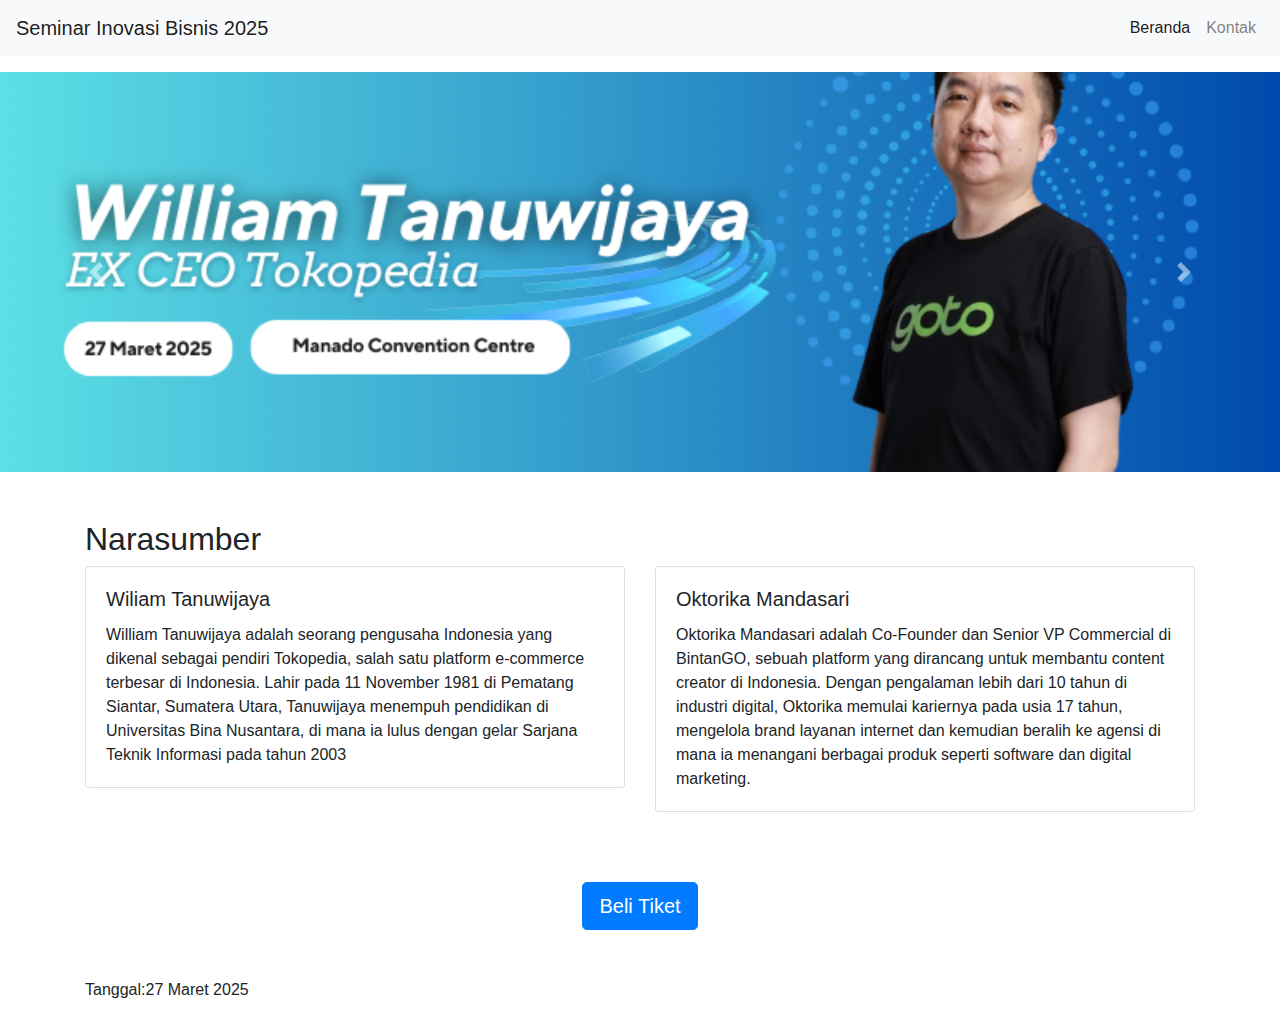
<file: index.html>
<!DOCTYPE html>
<html lang="id">
<head>
    <meta charset="UTF-8">
    <meta name="viewport" content="width=device-width, initial-scale=1.0">
    <title>Landing Page Buyer Persona</title>
    <link rel="stylesheet" href="https://cdnjs.cloudflare.com/ajax/libs/font-awesome/6.0.0-beta3/css/all.min.css">
    <link rel="stylesheet" href="https://stackpath.bootstrapcdn.com/bootstrap/4.5.2/css/bootstrap.min.css">
    <style>
        body {
            font-family: Arial, sans-serif;
        }
        .carousel-item img {
            height: 400px;
            object-fit: cover;
        }
        .card {
            margin-bottom: 20px;
        }
        /* Centering Button */
        #buy-ticket-button {
            display: block; 
            text-align: center;  
            margin-top: 50px;   
        } 
    </style>
</head>
<body>

    <!-- Navigasi Bar -->
    <nav class="navbar navbar-expand-lg navbar-light bg-light">
        <a class="navbar-brand" href="#">Seminar Inovasi Bisnis 2025</a>
        <button class="navbar-toggler" type="button" data-toggle="collapse" data-target="#navbarNav" aria-controls="navbarNav" aria-expanded="false" aria-label="Toggle navigation">
            <span class="navbar-toggler-icon"></span>
        </button>
        <div class="collapse navbar-collapse" id="navbarNav">
            <ul class="navbar-nav ml-auto">
                <li class="nav-item active">
                    <a class="nav-link" href="#">Beranda</a>
                </li>
                <li class="nav-item">
                    <a class="nav-link" href="#contact">Kontak</a>
                </li>
            </ul>
        </div>
    </nav>

    <!-- Carousel -->
    <div id="carouselExampleIndicators" class="carousel slide mt-3" data-ride="carousel">
        <div class="carousel-inner">
            <div class="carousel-item active">
                <img src="1.png" class="d-block w-100" alt="Slide 1">
            </div>
            <div class="carousel-item">
                <img src="2.png" class="d-block w-100" alt="Slide 2">
            </div>
        </div>
        <a class="carousel-control-prev" href="#carouselExampleIndicators" role="button" data-slide="prev">
            <span class="carousel-control-prev-icon" aria-hidden="true"></span>
            <span class="sr-only">Sebelumnya</span>
        </a>
        <a class="carousel-control-next" href="#carouselExampleIndicators" role="button" data-slide="next">
            <span class="carousel-control-next-icon" aria-hidden="true"></span>
            <span class="sr-only">Selanjutnya</span>
        </a>
    </div>

    <!-- Informasi Buyer Persona -->
    <div id="buyer-personas" class="container mt-5">
        <h2>Narasumber</h2>

        <!-- Card untuk setiap buyer persona -->
        <div class="row">
            <!-- Card 1 -->
            <div class="col-md-6">
                <div class="card">
                    <div class="card-body">
                        <h5 class="card-title">Wiliam Tanuwijaya</h5>
                        <p class="card-text">William Tanuwijaya adalah seorang pengusaha Indonesia yang dikenal sebagai pendiri Tokopedia, salah satu platform e-commerce terbesar di Indonesia. Lahir pada 11 November 1981 di Pematang Siantar, Sumatera Utara, Tanuwijaya menempuh pendidikan di Universitas Bina Nusantara, di mana ia lulus dengan gelar Sarjana Teknik Informasi pada tahun 2003</p>
                    </div>
                </div>
            </div>

            <!-- Card 2 -->
            <div class="col-md-6">
                <div class="card">
                    <div class="card-body">
                        <h5 class="card-title">Oktorika Mandasari</h5>
                        <p class="card-text">Oktorika Mandasari adalah Co-Founder dan Senior VP Commercial di BintanGO, sebuah platform yang dirancang untuk membantu content creator di Indonesia. Dengan pengalaman lebih dari 10 tahun di industri digital, Oktorika memulai kariernya pada usia 17 tahun, mengelola brand layanan internet dan kemudian beralih ke agensi di mana ia menangani berbagai produk seperti software dan digital marketing.</p>
                    </div>
                </div>
            </div>
        </div>

        <!-- Tombol Pembelian Tiket -->
        <div id="buy-ticket-button">
            <a href="tiket.html" class="btn btn-primary btn-lg">Beli Tiket</a>
        </div>

        <!-- Tanggal -->
        <footer class='mt-5'>
            <?php echo "<p>Tanggal:27 Maret 2025</p>
        </footer>

    </div>

    <!-- Script JS -->
    <script src="https://code.jquery.com/jquery-3.5.1.slim.min.js"></script>
    <script src="https://cdn.jsdelivr.net/npm/@popperjs/core@2.9.2/dist/umd/popper.min.js"></script>
    <script src="https://stackpath.bootstrapcdn.com/bootstrap/4.5.2/js/bootstrap.min.js"></script>

</body>
</html>
</file>
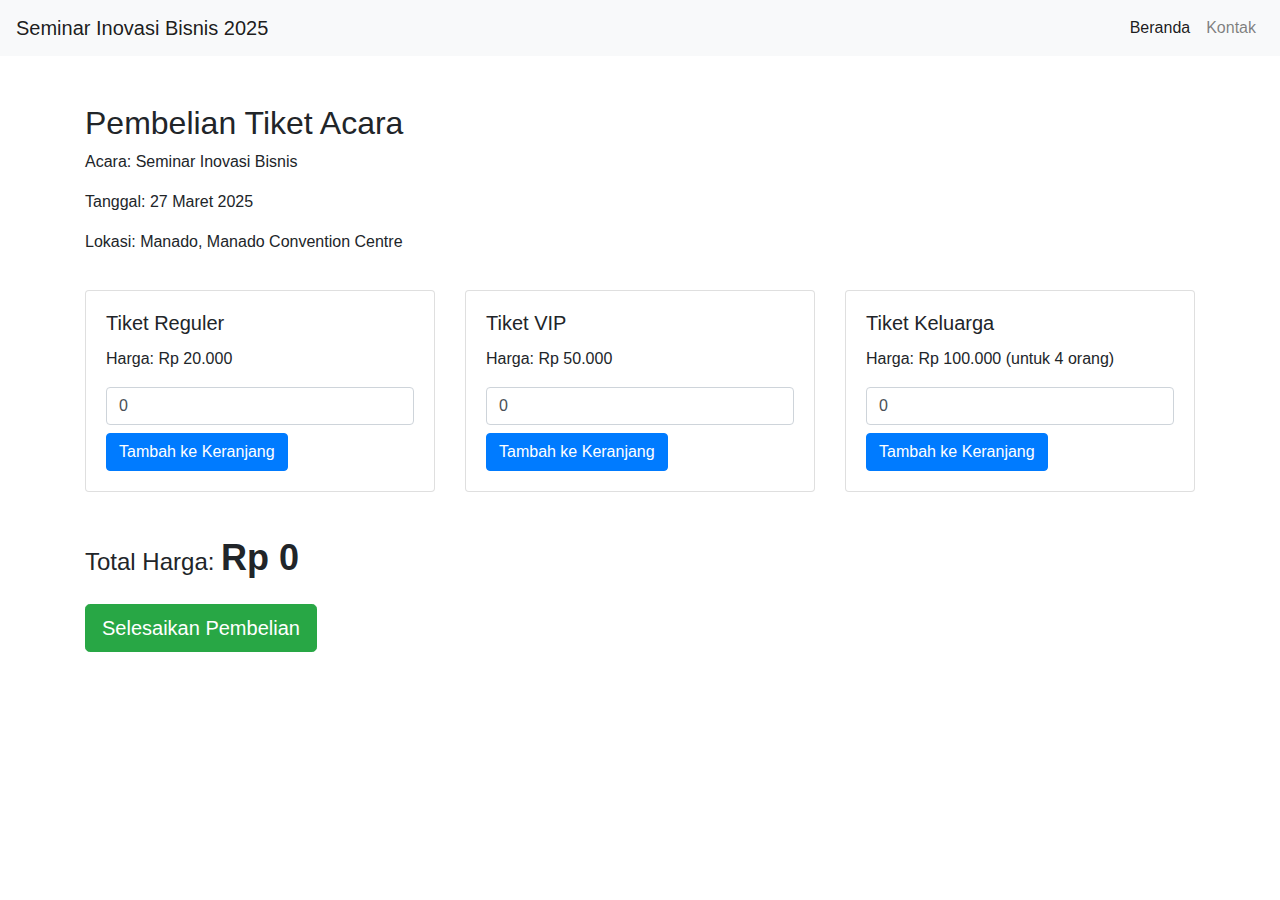
<file: tiket.html>
<!DOCTYPE html>
<html lang="id">
<head>
    <meta charset="UTF-8">
    <meta name="viewport" content="width=device-width, initial-scale=1.0">
    <title>Pembelian Tiket</title>
    <link rel="stylesheet" href="https://stackpath.bootstrapcdn.com/bootstrap/4.5.2/css/bootstrap.min.css">
    <style>
        body {
            font-family: Arial, sans-serif;
        }
        .ticket-card {
            margin: 20px 0;
        }
        .total-price {
            font-size: 1.5em;
            font-weight: bold;
        }
    </style>
</head>
<body>

    <!-- Navigasi Bar -->
    <nav class="navbar navbar-expand-lg navbar-light bg-light">
        <a class="navbar-brand" href="#">Seminar Inovasi Bisnis 2025</a>
        <button class="navbar-toggler" type="button" data-toggle="collapse" data-target="#navbarNav" aria-controls="navbarNav" aria-expanded="false" aria-label="Toggle navigation">
            <span class="navbar-toggler-icon"></span>
        </button>
        <div class="collapse navbar-collapse" id="navbarNav">
            <ul class="navbar-nav ml-auto">
                <li class="nav-item active">
                    <a class="nav-link" href="index.html">Beranda</a>
                </li>
                <li class="nav-item">
                    <a class="nav-link" href="#">Kontak</a>
                </li>
            </ul>
        </div>
    </nav>

    <!-- Informasi Acara -->
    <div class="container mt-5">
        <h2>Pembelian Tiket Acara</h2>
        <p>Acara: Seminar Inovasi Bisnis </p>
        <p>Tanggal: 27 Maret 2025</p>
        <p>Lokasi: Manado, Manado Convention Centre</p>

        <!-- Pilihan Tiket -->
        <div class="row">
            <!-- Card Tiket 1 -->
            <div class="col-md-4">
                <div class="card ticket-card">
                    <div class="card-body">
                        <h5 class="card-title">Tiket Reguler</h5>
                        <p class="card-text">Harga: Rp 20.000</p>
                        <input type="number" min="0" value="0" id="regular-quantity" placeholder="Jumlah" class="form-control mb-2">
                        <button class="btn btn-primary add-to-cart">Tambah ke Keranjang</button>
                    </div>
                </div>
            </div>

            <!-- Card Tiket 2 -->
            <div class="col-md-4">
                <div class="card ticket-card">
                    <div class="card-body">
                        <h5 class="card-title">Tiket VIP</h5>
                        <p class="card-text">Harga: Rp 50.000</p>
                        <input type="number" min="0" value="0" id="vip-quantity" placeholder="Jumlah" class="form-control mb-2">
                        <button class="btn btn-primary add-to-cart">Tambah ke Keranjang</button>
                    </div>
                </div>
            </div>

            <!-- Card Tiket 3 -->
            <div class="col-md-4">
                <div class="card ticket-card">
                    <div class="card-body">
                        <h5 class="card-title">Tiket Keluarga</h5>
                        <p class="card-text">Harga: Rp 100.000 (untuk 4 orang)</p>
                        <input type="number" min="0" value="0" id="family-quantity" placeholder="Jumlah" class="form-control mb-2">
                        <button class="btn btn-primary add-to-cart">Tambah ke Keranjang</button>
                    </div>
                </div>
            </div>
        </div>

        <!-- Total Harga -->
        <div id="total-section" class='mt-4'>
            <h4>Total Harga: 
                <span id='total-price' class='total-price'>Rp 0</span></h4> 
        </div>

        <!-- Tombol Pembelian -->
        <button id='checkout-button' class='btn btn-success btn-lg mt-3'>Selesaikan Pembelian</button>

    </div>

    <!-- Script JS -->
    <script src="https://code.jquery.com/jquery-3.5.1.slim.min.js"></script>
    <script src="//cdn.jsdelivr.net/npm/@popperjs/core@2.9.2/dist/umd/popper.min.js"></script>
    <script src="//stackpath.bootstrapcdn.com/bootstrap/4.5.2/js/bootstrap.min.js"></script>

    <!-- Script untuk Menghitung Total Harga -->
    <script>
        $(document).ready(function() {
            let total = 0;

            $('.add-to-cart').click(function() {
                const card = $(this).closest('.ticket-card');
                const price = parseInt(card.find('.card-text').text().replace('Harga: Rp ', '').replace('.', ''));
                const quantity = parseInt(card.find('input[type=number]').val());

                total += price * quantity;
                $('#total-price').text('Rp ' + total.toLocaleString());
            });

            $('#checkout-button').click(function() {
                alert('Pembelian selesai! Total yang harus dibayar: ' + $('#total-price').text());
            });
        });
    </script>

</body>
</html>
</file>
